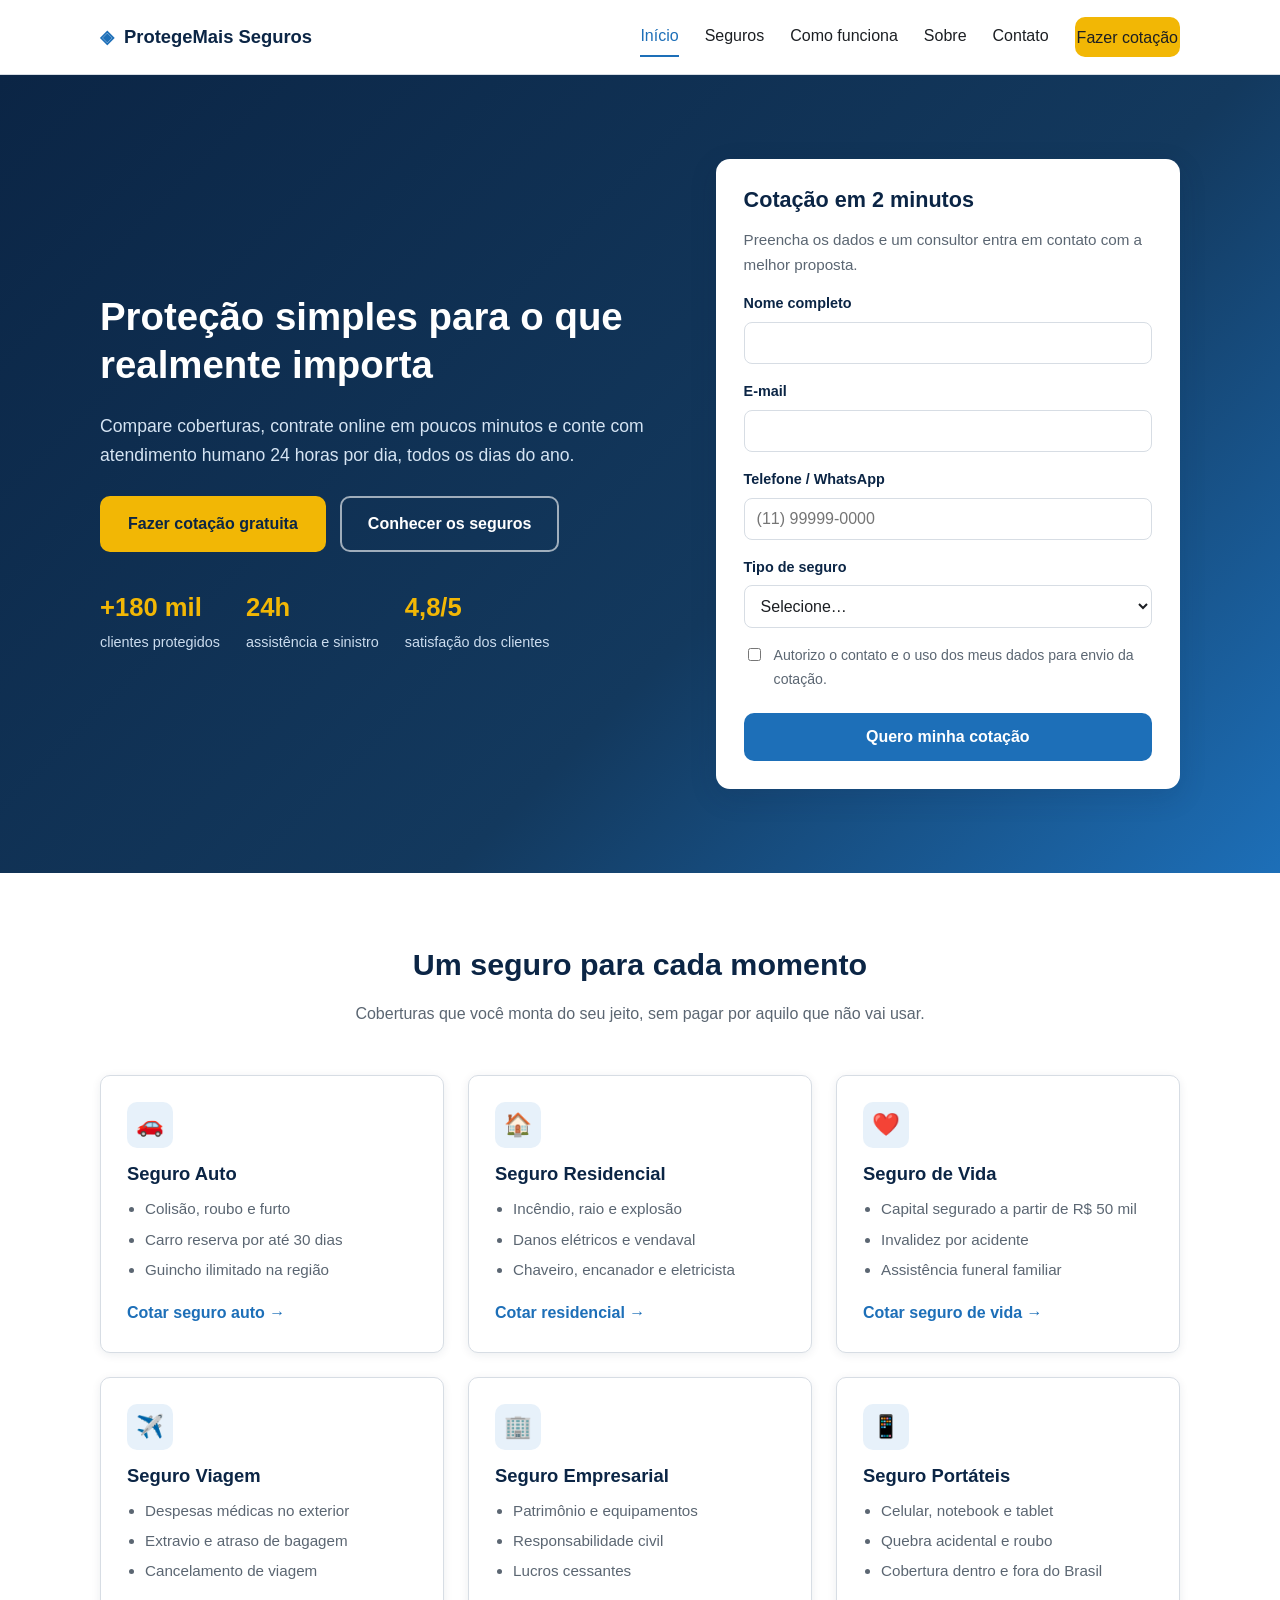
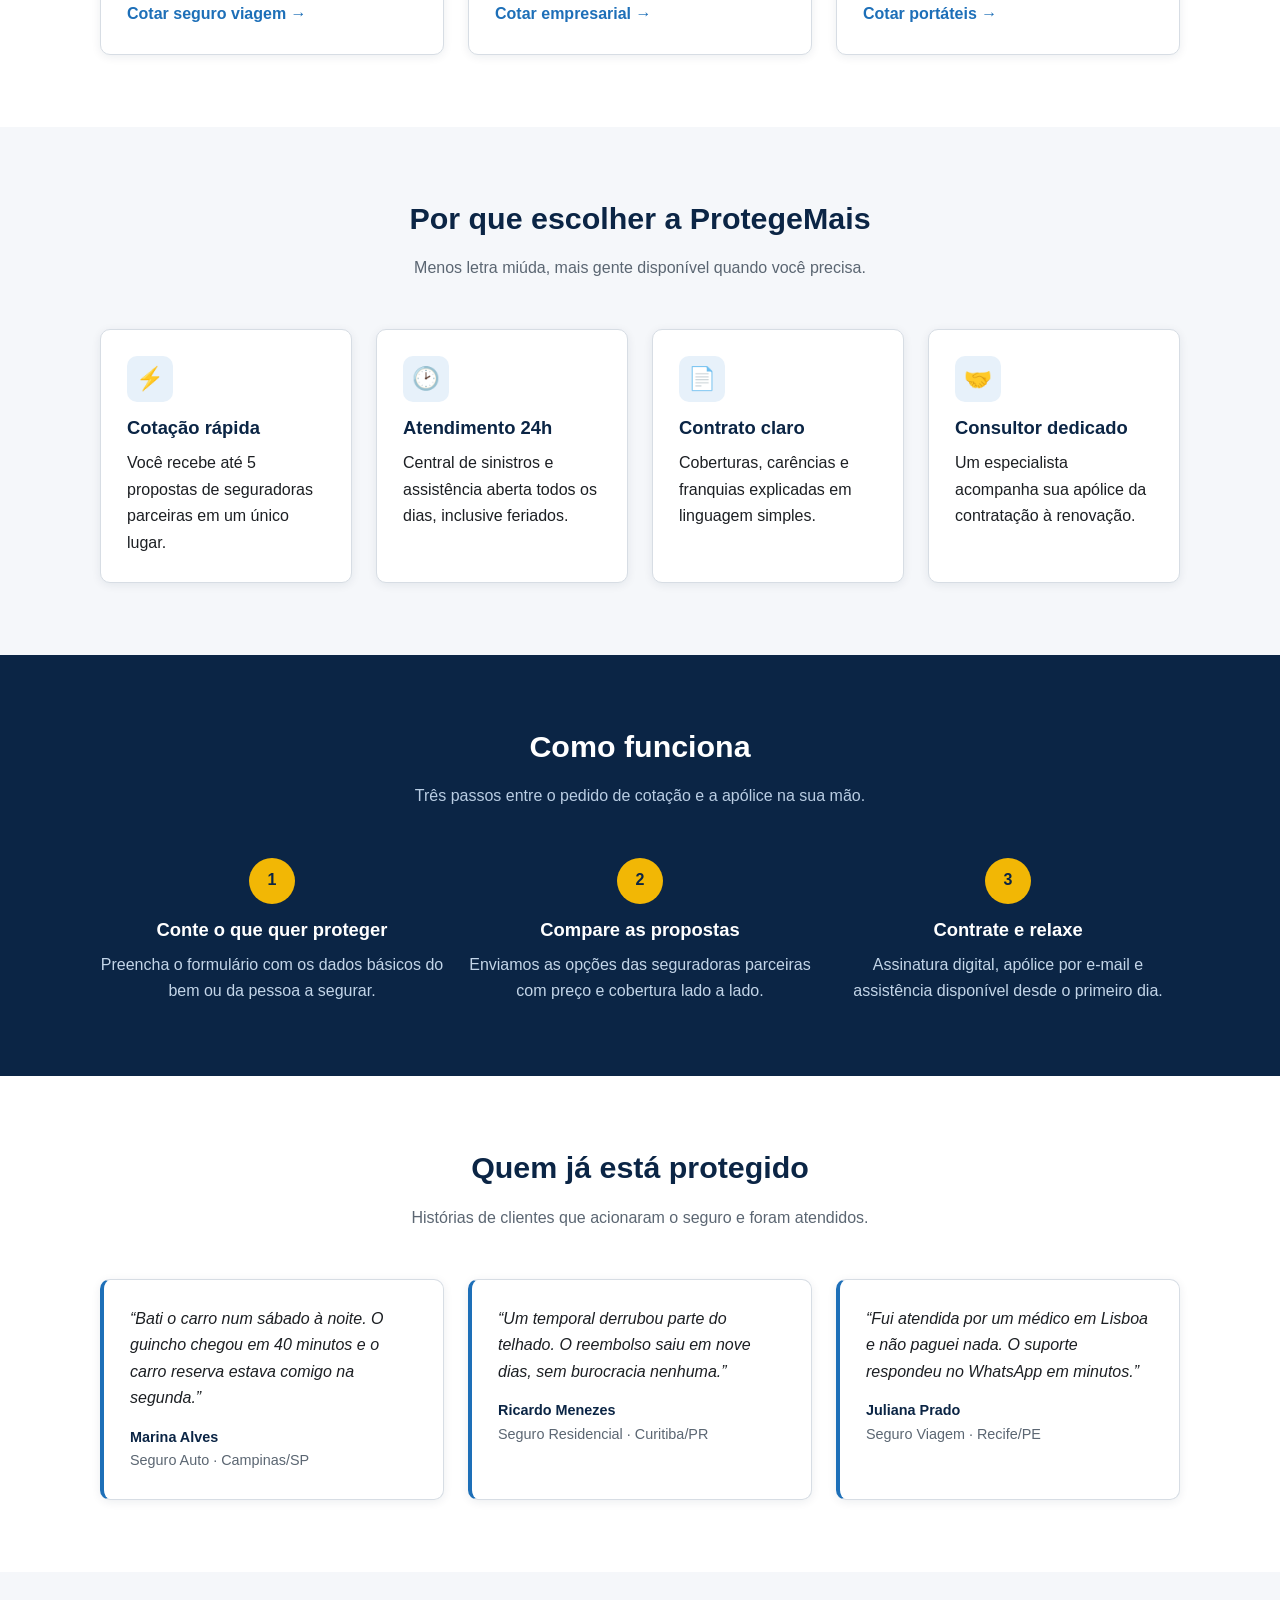
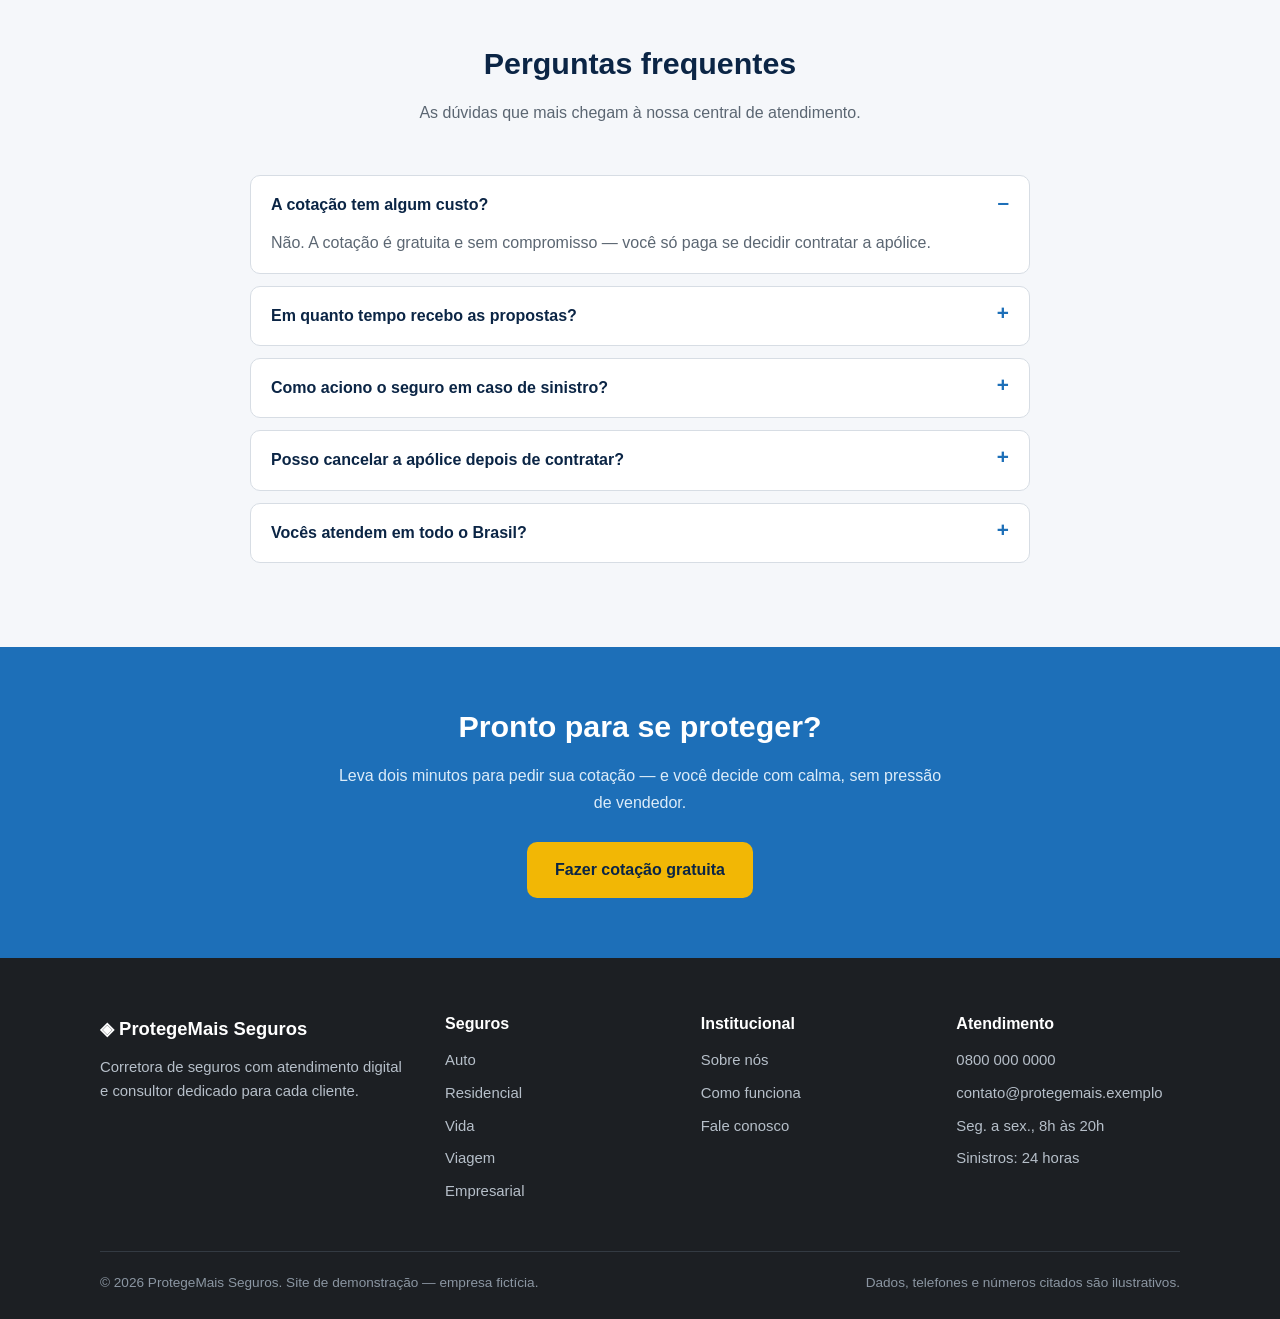
<file: index.html>
<!DOCTYPE html>
<html lang="pt-BR">
<head>
  <meta charset="UTF-8" />
  <meta name="viewport" content="width=device-width, initial-scale=1" />
  <title>ProtegeMais Seguros — Proteção simples para o que importa</title>
  <meta name="description" content="Seguros de auto, residencial, vida, viagem e empresarial com cotação online em poucos minutos e atendimento humano 24 horas." />
  <link rel="icon" href="favicon.svg" type="image/svg+xml" />
  <link rel="stylesheet" href="css/styles.css" />
</head>
<body>

  <header class="cabecalho">
    <div class="container cabecalho__interno">
      <a class="logo" href="index.html">
        <span class="logo__marca">◈</span> <span>Protege<strong>Mais</strong> Seguros</span>
      </a>

      <button class="menu-toggle" type="button" aria-expanded="false" aria-controls="menu-principal" aria-label="Abrir menu">☰</button>

      <nav class="menu" id="menu-principal">
        <a href="index.html" class="ativo">Início</a>
        <a href="index.html#seguros">Seguros</a>
        <a href="index.html#como-funciona">Como funciona</a>
        <a href="sobre.html">Sobre</a>
        <a href="contato.html">Contato</a>
        <a href="#cotacao" class="botao botao--primario">Fazer cotação</a>
      </nav>
    </div>
  </header>

  <main>

    <!-- Hero -->
    <section class="hero">
      <div class="container hero__grade">
        <div>
          <h1>Proteção simples para o que realmente importa</h1>
          <p class="hero__texto">
            Compare coberturas, contrate online em poucos minutos e conte com atendimento
            humano 24 horas por dia, todos os dias do ano.
          </p>
          <div class="hero__acoes">
            <a href="#cotacao" class="botao botao--primario">Fazer cotação gratuita</a>
            <a href="#seguros" class="botao botao--secundario">Conhecer os seguros</a>
          </div>
          <div class="hero__selos">
            <div class="hero__selo"><strong>+180 mil</strong><span>clientes protegidos</span></div>
            <div class="hero__selo"><strong>24h</strong><span>assistência e sinistro</span></div>
            <div class="hero__selo"><strong>4,8/5</strong><span>satisfação dos clientes</span></div>
          </div>
        </div>

        <!-- Cotação rápida -->
        <div class="card-cotacao" id="cotacao">
          <h2>Cotação em 2 minutos</h2>
          <p>Preencha os dados e um consultor entra em contato com a melhor proposta.</p>

          <div class="aviso aviso--ok" id="aviso-cotacao" role="status" aria-live="polite">
            Cotação enviada! Nossa equipe entra em contato em até 1 dia útil.
          </div>

          <form id="form-cotacao" novalidate>
            <div class="campo">
              <label for="cot-nome">Nome completo</label>
              <input type="text" id="cot-nome" name="nome" autocomplete="name" required />
              <span class="campo__erro">Informe seu nome completo.</span>
            </div>

            <div class="campo">
              <label for="cot-email">E-mail</label>
              <input type="email" id="cot-email" name="email" autocomplete="email" required />
              <span class="campo__erro">Informe um e-mail válido.</span>
            </div>

            <div class="campo">
              <label for="cot-telefone">Telefone / WhatsApp</label>
              <input type="tel" id="cot-telefone" name="telefone" inputmode="tel" autocomplete="tel" placeholder="(11) 99999-0000" required />
              <span class="campo__erro">Informe um telefone com DDD.</span>
            </div>

            <div class="campo">
              <label for="cot-tipo">Tipo de seguro</label>
              <select id="cot-tipo" name="tipo" required>
                <option value="">Selecione…</option>
                <option value="auto">Auto</option>
                <option value="residencial">Residencial</option>
                <option value="vida">Vida</option>
                <option value="viagem">Viagem</option>
                <option value="empresarial">Empresarial</option>
              </select>
              <span class="campo__erro">Escolha o tipo de seguro.</span>
            </div>

            <div class="campo campo--checkbox">
              <input type="checkbox" id="cot-aceite" name="aceite" required />
              <label for="cot-aceite">Autorizo o contato e o uso dos meus dados para envio da cotação.</label>
            </div>
            <span class="campo__erro" id="erro-aceite">É necessário aceitar para continuar.</span>

            <button type="submit" class="botao botao--solido botao--bloco">Quero minha cotação</button>
          </form>
        </div>
      </div>
    </section>

    <!-- Seguros -->
    <section class="secao" id="seguros">
      <div class="container">
        <div class="secao__titulo">
          <h2>Um seguro para cada momento</h2>
          <p>Coberturas que você monta do seu jeito, sem pagar por aquilo que não vai usar.</p>
        </div>

        <div class="grade grade--3">
          <article class="card">
            <div class="card__icone" aria-hidden="true">🚗</div>
            <h3>Seguro Auto</h3>
            <ul class="card__lista">
              <li>Colisão, roubo e furto</li>
              <li>Carro reserva por até 30 dias</li>
              <li>Guincho ilimitado na região</li>
            </ul>
            <a class="card__link" href="contato.html?seguro=auto">Cotar seguro auto →</a>
          </article>

          <article class="card">
            <div class="card__icone" aria-hidden="true">🏠</div>
            <h3>Seguro Residencial</h3>
            <ul class="card__lista">
              <li>Incêndio, raio e explosão</li>
              <li>Danos elétricos e vendaval</li>
              <li>Chaveiro, encanador e eletricista</li>
            </ul>
            <a class="card__link" href="contato.html?seguro=residencial">Cotar residencial →</a>
          </article>

          <article class="card">
            <div class="card__icone" aria-hidden="true">❤️</div>
            <h3>Seguro de Vida</h3>
            <ul class="card__lista">
              <li>Capital segurado a partir de R$ 50 mil</li>
              <li>Invalidez por acidente</li>
              <li>Assistência funeral familiar</li>
            </ul>
            <a class="card__link" href="contato.html?seguro=vida">Cotar seguro de vida →</a>
          </article>

          <article class="card">
            <div class="card__icone" aria-hidden="true">✈️</div>
            <h3>Seguro Viagem</h3>
            <ul class="card__lista">
              <li>Despesas médicas no exterior</li>
              <li>Extravio e atraso de bagagem</li>
              <li>Cancelamento de viagem</li>
            </ul>
            <a class="card__link" href="contato.html?seguro=viagem">Cotar seguro viagem →</a>
          </article>

          <article class="card">
            <div class="card__icone" aria-hidden="true">🏢</div>
            <h3>Seguro Empresarial</h3>
            <ul class="card__lista">
              <li>Patrimônio e equipamentos</li>
              <li>Responsabilidade civil</li>
              <li>Lucros cessantes</li>
            </ul>
            <a class="card__link" href="contato.html?seguro=empresarial">Cotar empresarial →</a>
          </article>

          <article class="card">
            <div class="card__icone" aria-hidden="true">📱</div>
            <h3>Seguro Portáteis</h3>
            <ul class="card__lista">
              <li>Celular, notebook e tablet</li>
              <li>Quebra acidental e roubo</li>
              <li>Cobertura dentro e fora do Brasil</li>
            </ul>
            <a class="card__link" href="contato.html?seguro=portateis">Cotar portáteis →</a>
          </article>
        </div>
      </div>
    </section>

    <!-- Diferenciais -->
    <section class="secao secao--clara">
      <div class="container">
        <div class="secao__titulo">
          <h2>Por que escolher a ProtegeMais</h2>
          <p>Menos letra miúda, mais gente disponível quando você precisa.</p>
        </div>

        <div class="grade grade--4">
          <div class="card">
            <div class="card__icone" aria-hidden="true">⚡</div>
            <h3>Cotação rápida</h3>
            <p>Você recebe até 5 propostas de seguradoras parceiras em um único lugar.</p>
          </div>
          <div class="card">
            <div class="card__icone" aria-hidden="true">🕑</div>
            <h3>Atendimento 24h</h3>
            <p>Central de sinistros e assistência aberta todos os dias, inclusive feriados.</p>
          </div>
          <div class="card">
            <div class="card__icone" aria-hidden="true">📄</div>
            <h3>Contrato claro</h3>
            <p>Coberturas, carências e franquias explicadas em linguagem simples.</p>
          </div>
          <div class="card">
            <div class="card__icone" aria-hidden="true">🤝</div>
            <h3>Consultor dedicado</h3>
            <p>Um especialista acompanha sua apólice da contratação à renovação.</p>
          </div>
        </div>
      </div>
    </section>

    <!-- Como funciona -->
    <section class="secao secao--azul" id="como-funciona">
      <div class="container">
        <div class="secao__titulo">
          <h2>Como funciona</h2>
          <p>Três passos entre o pedido de cotação e a apólice na sua mão.</p>
        </div>

        <div class="grade grade--3">
          <div class="passo">
            <div class="passo__numero">1</div>
            <h3>Conte o que quer proteger</h3>
            <p>Preencha o formulário com os dados básicos do bem ou da pessoa a segurar.</p>
          </div>
          <div class="passo">
            <div class="passo__numero">2</div>
            <h3>Compare as propostas</h3>
            <p>Enviamos as opções das seguradoras parceiras com preço e cobertura lado a lado.</p>
          </div>
          <div class="passo">
            <div class="passo__numero">3</div>
            <h3>Contrate e relaxe</h3>
            <p>Assinatura digital, apólice por e-mail e assistência disponível desde o primeiro dia.</p>
          </div>
        </div>
      </div>
    </section>

    <!-- Depoimentos -->
    <section class="secao">
      <div class="container">
        <div class="secao__titulo">
          <h2>Quem já está protegido</h2>
          <p>Histórias de clientes que acionaram o seguro e foram atendidos.</p>
        </div>

        <div class="grade grade--3">
          <article class="card depoimento">
            <blockquote>“Bati o carro num sábado à noite. O guincho chegou em 40 minutos e o carro reserva estava comigo na segunda.”</blockquote>
            <footer><strong>Marina Alves</strong>Seguro Auto · Campinas/SP</footer>
          </article>
          <article class="card depoimento">
            <blockquote>“Um temporal derrubou parte do telhado. O reembolso saiu em nove dias, sem burocracia nenhuma.”</blockquote>
            <footer><strong>Ricardo Menezes</strong>Seguro Residencial · Curitiba/PR</footer>
          </article>
          <article class="card depoimento">
            <blockquote>“Fui atendida por um médico em Lisboa e não paguei nada. O suporte respondeu no WhatsApp em minutos.”</blockquote>
            <footer><strong>Juliana Prado</strong>Seguro Viagem · Recife/PE</footer>
          </article>
        </div>
      </div>
    </section>

    <!-- FAQ -->
    <section class="secao secao--clara">
      <div class="container">
        <div class="secao__titulo">
          <h2>Perguntas frequentes</h2>
          <p>As dúvidas que mais chegam à nossa central de atendimento.</p>
        </div>

        <div class="faq">
          <details open>
            <summary>A cotação tem algum custo?</summary>
            <p>Não. A cotação é gratuita e sem compromisso — você só paga se decidir contratar a apólice.</p>
          </details>
          <details>
            <summary>Em quanto tempo recebo as propostas?</summary>
            <p>Para auto, residencial e viagem, o retorno costuma sair no mesmo dia útil. Seguros empresariais podem levar até 3 dias úteis por exigirem análise de risco.</p>
          </details>
          <details>
            <summary>Como aciono o seguro em caso de sinistro?</summary>
            <p>Pela central 0800 000 0000, disponível 24 horas, ou pelo WhatsApp. Você recebe o número do aviso de sinistro na hora e acompanha o andamento por e-mail.</p>
          </details>
          <details>
            <summary>Posso cancelar a apólice depois de contratar?</summary>
            <p>Pode. Nos primeiros 7 dias o cancelamento é integral. Depois desse prazo, a devolução é proporcional ao período não utilizado, conforme as regras da seguradora.</p>
          </details>
          <details>
            <summary>Vocês atendem em todo o Brasil?</summary>
            <p>Sim. Trabalhamos com seguradoras de abrangência nacional; algumas assistências, como guincho ilimitado, variam conforme a região.</p>
          </details>
        </div>
      </div>
    </section>

    <!-- Chamada final -->
    <section class="chamada">
      <div class="container">
        <h2>Pronto para se proteger?</h2>
        <p>Leva dois minutos para pedir sua cotação — e você decide com calma, sem pressão de vendedor.</p>
        <a href="#cotacao" class="botao botao--primario">Fazer cotação gratuita</a>
      </div>
    </section>

  </main>

  <footer class="rodape">
    <div class="container">
      <div class="rodape__grade">
        <div>
          <span class="rodape__logo">◈ ProtegeMais Seguros</span>
          <p>Corretora de seguros com atendimento digital e consultor dedicado para cada cliente.</p>
        </div>
        <div>
          <h3>Seguros</h3>
          <ul>
            <li><a href="index.html#seguros">Auto</a></li>
            <li><a href="index.html#seguros">Residencial</a></li>
            <li><a href="index.html#seguros">Vida</a></li>
            <li><a href="index.html#seguros">Viagem</a></li>
            <li><a href="index.html#seguros">Empresarial</a></li>
          </ul>
        </div>
        <div>
          <h3>Institucional</h3>
          <ul>
            <li><a href="sobre.html">Sobre nós</a></li>
            <li><a href="index.html#como-funciona">Como funciona</a></li>
            <li><a href="contato.html">Fale conosco</a></li>
          </ul>
        </div>
        <div>
          <h3>Atendimento</h3>
          <ul>
            <li>0800 000 0000</li>
            <li><a href="mailto:contato@protegemais.exemplo">contato@protegemais.exemplo</a></li>
            <li>Seg. a sex., 8h às 20h</li>
            <li>Sinistros: 24 horas</li>
          </ul>
        </div>
      </div>

      <div class="rodape__base">
        <span>© <span id="ano">2026</span> ProtegeMais Seguros. Site de demonstração — empresa fictícia.</span>
        <span>Dados, telefones e números citados são ilustrativos.</span>
      </div>
    </div>
  </footer>

  <script src="js/main.js"></script>
</body>
</html>
</file>
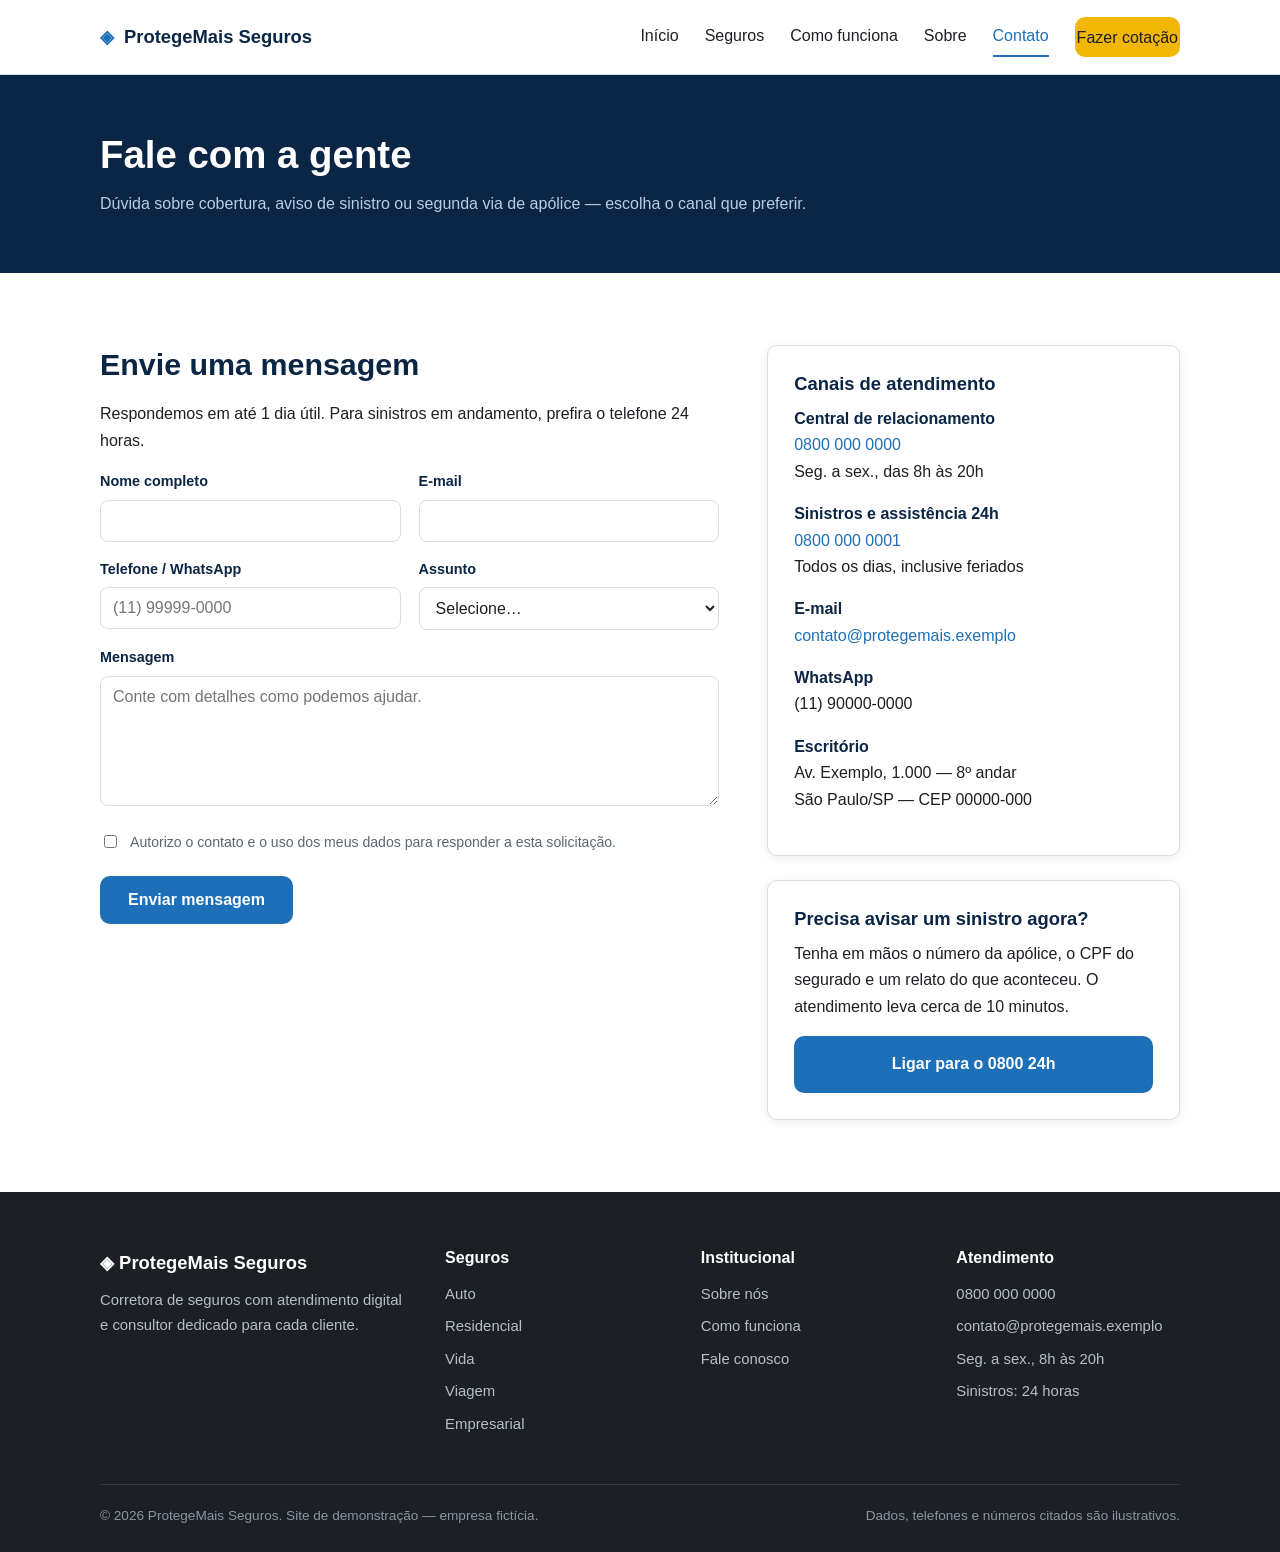
<file: contato.html>
<!DOCTYPE html>
<html lang="pt-BR">
<head>
  <meta charset="UTF-8" />
  <meta name="viewport" content="width=device-width, initial-scale=1" />
  <title>Contato — ProtegeMais Seguros</title>
  <meta name="description" content="Fale com a ProtegeMais Seguros: telefone, e-mail, WhatsApp, endereço e formulário de atendimento." />
  <link rel="icon" href="favicon.svg" type="image/svg+xml" />
  <link rel="stylesheet" href="css/styles.css" />
</head>
<body>

  <header class="cabecalho">
    <div class="container cabecalho__interno">
      <a class="logo" href="index.html">
        <span class="logo__marca">◈</span> <span>Protege<strong>Mais</strong> Seguros</span>
      </a>

      <button class="menu-toggle" type="button" aria-expanded="false" aria-controls="menu-principal" aria-label="Abrir menu">☰</button>

      <nav class="menu" id="menu-principal">
        <a href="index.html">Início</a>
        <a href="index.html#seguros">Seguros</a>
        <a href="index.html#como-funciona">Como funciona</a>
        <a href="sobre.html">Sobre</a>
        <a href="contato.html" class="ativo">Contato</a>
        <a href="index.html#cotacao" class="botao botao--primario">Fazer cotação</a>
      </nav>
    </div>
  </header>

  <main>

    <section class="pagina-topo">
      <div class="container">
        <h1>Fale com a gente</h1>
        <p>Dúvida sobre cobertura, aviso de sinistro ou segunda via de apólice — escolha o canal que preferir.</p>
      </div>
    </section>

    <section class="secao">
      <div class="container duas-colunas">

        <div>
          <h2>Envie uma mensagem</h2>
          <p>Respondemos em até 1 dia útil. Para sinistros em andamento, prefira o telefone 24 horas.</p>

          <div class="aviso aviso--ok" id="aviso-contato" role="status" aria-live="polite">
            Mensagem enviada com sucesso! Em breve entraremos em contato.
          </div>

          <form id="form-contato" novalidate>
            <div class="form-grade">
              <div class="campo">
                <label for="ct-nome">Nome completo</label>
                <input type="text" id="ct-nome" name="nome" autocomplete="name" required />
                <span class="campo__erro">Informe seu nome completo.</span>
              </div>

              <div class="campo">
                <label for="ct-email">E-mail</label>
                <input type="email" id="ct-email" name="email" autocomplete="email" required />
                <span class="campo__erro">Informe um e-mail válido.</span>
              </div>

              <div class="campo">
                <label for="ct-telefone">Telefone / WhatsApp</label>
                <input type="tel" id="ct-telefone" name="telefone" inputmode="tel" autocomplete="tel" placeholder="(11) 99999-0000" required />
                <span class="campo__erro">Informe um telefone com DDD.</span>
              </div>

              <div class="campo">
                <label for="ct-assunto">Assunto</label>
                <select id="ct-assunto" name="assunto" required>
                  <option value="">Selecione…</option>
                  <option value="cotacao">Quero uma cotação</option>
                  <option value="sinistro">Aviso de sinistro</option>
                  <option value="apolice">Dúvida sobre minha apólice</option>
                  <option value="renovacao">Renovação</option>
                  <option value="outro">Outro assunto</option>
                </select>
                <span class="campo__erro">Escolha um assunto.</span>
              </div>
            </div>

            <div class="campo">
              <label for="ct-mensagem">Mensagem</label>
              <textarea id="ct-mensagem" name="mensagem" required minlength="10" placeholder="Conte com detalhes como podemos ajudar."></textarea>
              <span class="campo__erro">Escreva sua mensagem (mínimo de 10 caracteres).</span>
            </div>

            <div class="campo campo--checkbox">
              <input type="checkbox" id="ct-aceite" name="aceite" required />
              <label for="ct-aceite">Autorizo o contato e o uso dos meus dados para responder a esta solicitação.</label>
            </div>
            <span class="campo__erro" id="erro-aceite-contato">É necessário aceitar para continuar.</span>

            <button type="submit" class="botao botao--solido">Enviar mensagem</button>
          </form>
        </div>

        <aside>
          <div class="card">
            <h3>Canais de atendimento</h3>
            <ul class="contato-info">
              <li>
                <strong>Central de relacionamento</strong>
                <a href="tel:08000000000">0800 000 0000</a><br />
                Seg. a sex., das 8h às 20h
              </li>
              <li>
                <strong>Sinistros e assistência 24h</strong>
                <a href="tel:08000000001">0800 000 0001</a><br />
                Todos os dias, inclusive feriados
              </li>
              <li>
                <strong>E-mail</strong>
                <a href="mailto:contato@protegemais.exemplo">contato@protegemais.exemplo</a>
              </li>
              <li>
                <strong>WhatsApp</strong>
                (11) 90000-0000
              </li>
              <li>
                <strong>Escritório</strong>
                Av. Exemplo, 1.000 — 8º andar<br />
                São Paulo/SP — CEP 00000-000
              </li>
            </ul>
          </div>

          <div class="card" style="margin-top:24px">
            <h3>Precisa avisar um sinistro agora?</h3>
            <p>Tenha em mãos o número da apólice, o CPF do segurado e um relato do que aconteceu. O atendimento leva cerca de 10 minutos.</p>
            <a class="botao botao--solido botao--bloco" href="tel:08000000001">Ligar para o 0800 24h</a>
          </div>
        </aside>

      </div>
    </section>

  </main>

  <footer class="rodape">
    <div class="container">
      <div class="rodape__grade">
        <div>
          <span class="rodape__logo">◈ ProtegeMais Seguros</span>
          <p>Corretora de seguros com atendimento digital e consultor dedicado para cada cliente.</p>
        </div>
        <div>
          <h3>Seguros</h3>
          <ul>
            <li><a href="index.html#seguros">Auto</a></li>
            <li><a href="index.html#seguros">Residencial</a></li>
            <li><a href="index.html#seguros">Vida</a></li>
            <li><a href="index.html#seguros">Viagem</a></li>
            <li><a href="index.html#seguros">Empresarial</a></li>
          </ul>
        </div>
        <div>
          <h3>Institucional</h3>
          <ul>
            <li><a href="sobre.html">Sobre nós</a></li>
            <li><a href="index.html#como-funciona">Como funciona</a></li>
            <li><a href="contato.html">Fale conosco</a></li>
          </ul>
        </div>
        <div>
          <h3>Atendimento</h3>
          <ul>
            <li>0800 000 0000</li>
            <li><a href="mailto:contato@protegemais.exemplo">contato@protegemais.exemplo</a></li>
            <li>Seg. a sex., 8h às 20h</li>
            <li>Sinistros: 24 horas</li>
          </ul>
        </div>
      </div>

      <div class="rodape__base">
        <span>© <span id="ano">2026</span> ProtegeMais Seguros. Site de demonstração — empresa fictícia.</span>
        <span>Dados, telefones e números citados são ilustrativos.</span>
      </div>
    </div>
  </footer>

  <script src="js/main.js"></script>
</body>
</html>
</file>
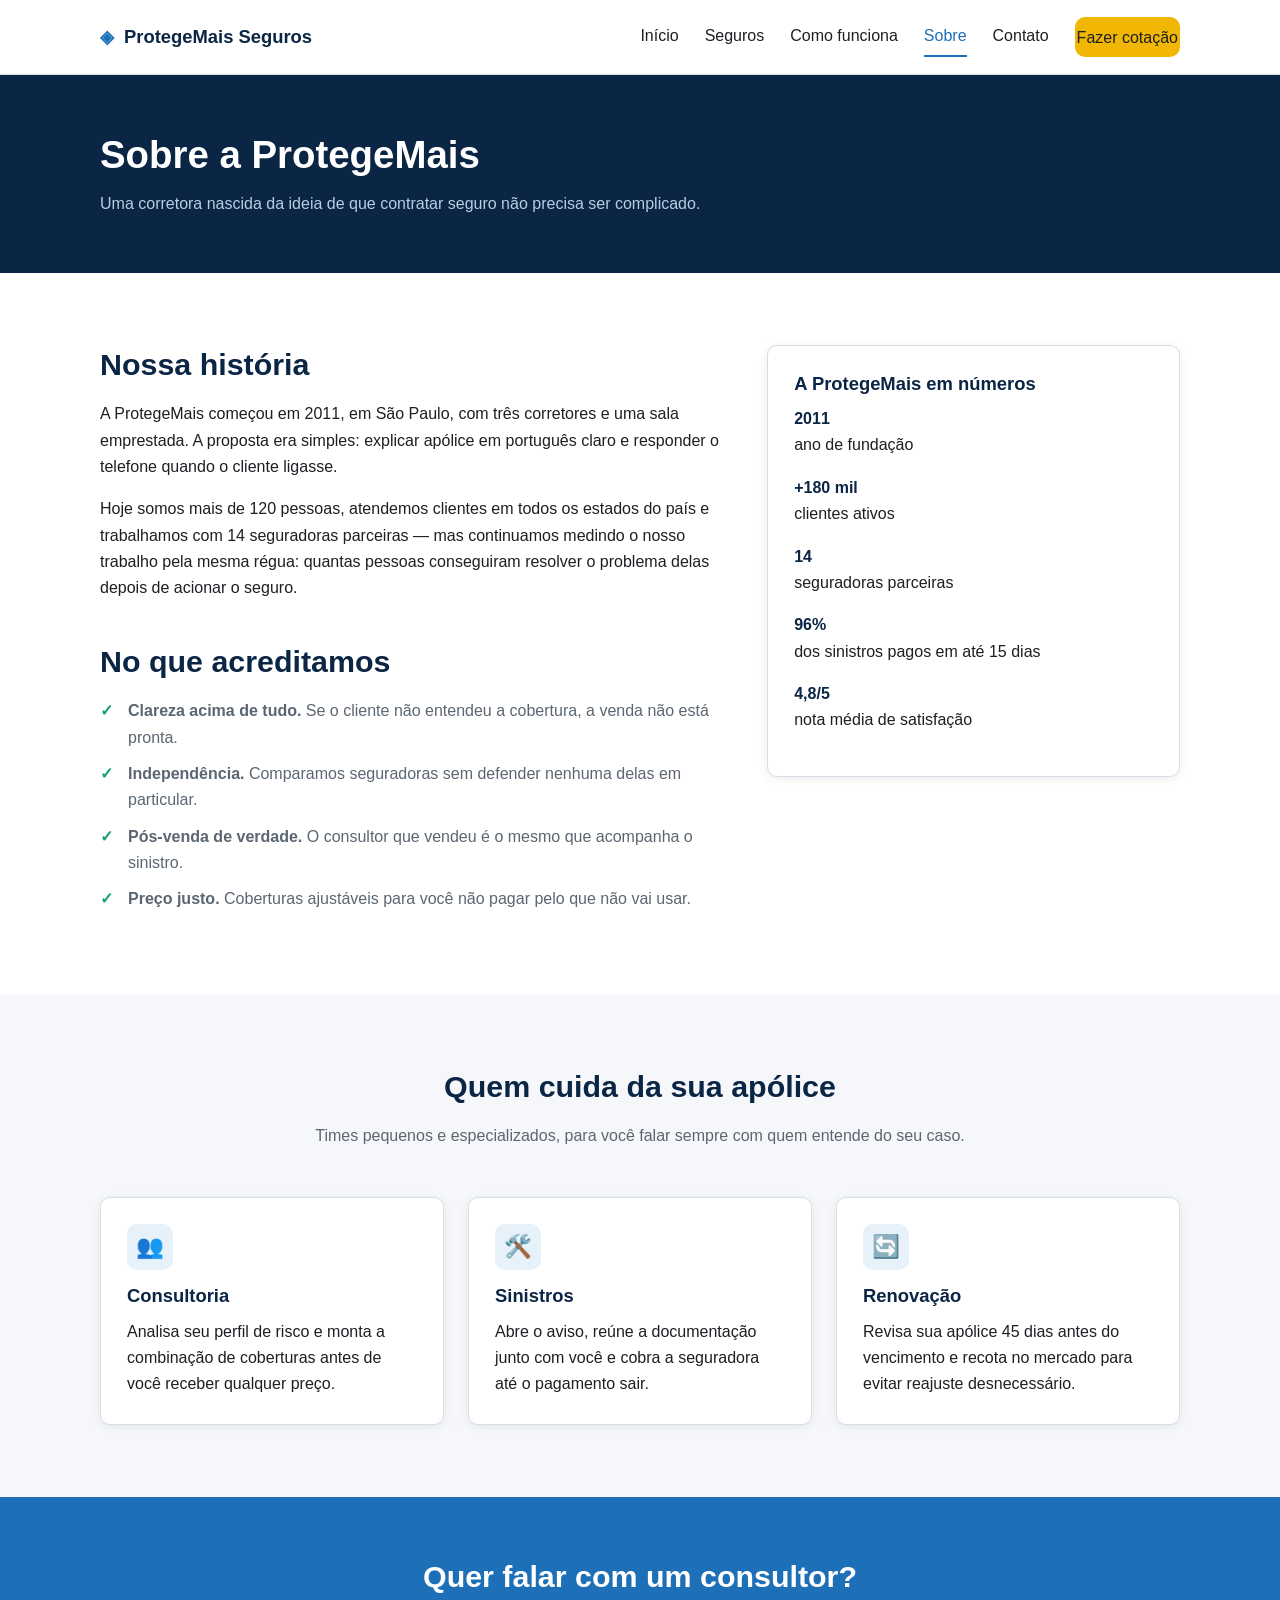
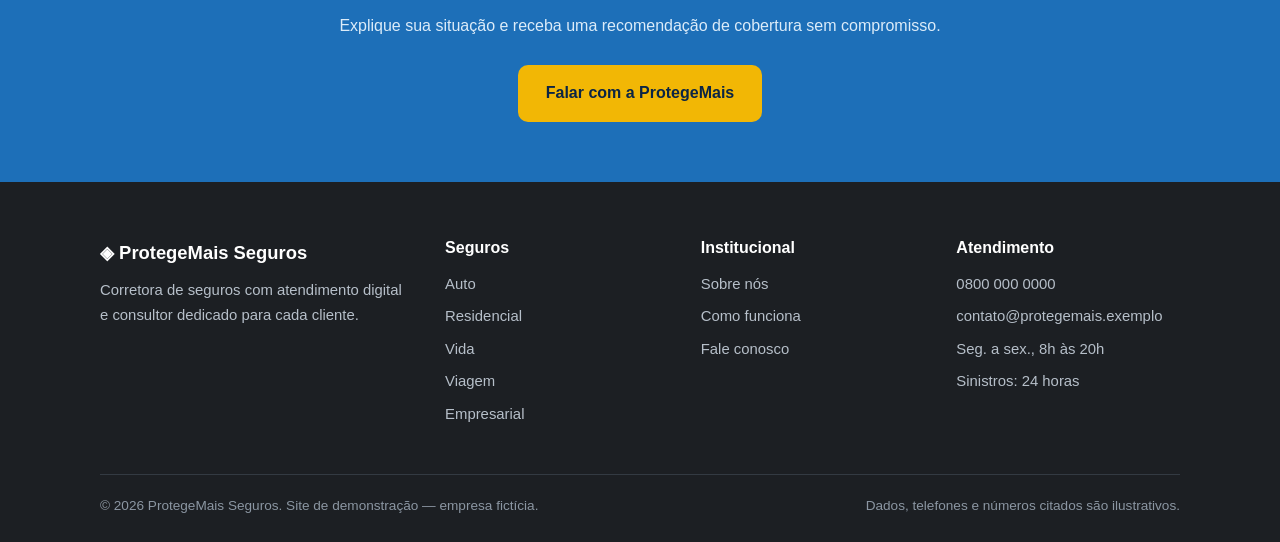
<file: sobre.html>
<!DOCTYPE html>
<html lang="pt-BR">
<head>
  <meta charset="UTF-8" />
  <meta name="viewport" content="width=device-width, initial-scale=1" />
  <title>Sobre nós — ProtegeMais Seguros</title>
  <meta name="description" content="Conheça a ProtegeMais Seguros: história, valores, números e a equipe que cuida das apólices dos nossos clientes." />
  <link rel="icon" href="favicon.svg" type="image/svg+xml" />
  <link rel="stylesheet" href="css/styles.css" />
</head>
<body>

  <header class="cabecalho">
    <div class="container cabecalho__interno">
      <a class="logo" href="index.html">
        <span class="logo__marca">◈</span> <span>Protege<strong>Mais</strong> Seguros</span>
      </a>

      <button class="menu-toggle" type="button" aria-expanded="false" aria-controls="menu-principal" aria-label="Abrir menu">☰</button>

      <nav class="menu" id="menu-principal">
        <a href="index.html">Início</a>
        <a href="index.html#seguros">Seguros</a>
        <a href="index.html#como-funciona">Como funciona</a>
        <a href="sobre.html" class="ativo">Sobre</a>
        <a href="contato.html">Contato</a>
        <a href="index.html#cotacao" class="botao botao--primario">Fazer cotação</a>
      </nav>
    </div>
  </header>

  <main>

    <section class="pagina-topo">
      <div class="container">
        <h1>Sobre a ProtegeMais</h1>
        <p>Uma corretora nascida da ideia de que contratar seguro não precisa ser complicado.</p>
      </div>
    </section>

    <section class="secao">
      <div class="container duas-colunas">
        <div>
          <h2>Nossa história</h2>
          <p>
            A ProtegeMais começou em 2011, em São Paulo, com três corretores e uma sala emprestada.
            A proposta era simples: explicar apólice em português claro e responder o telefone quando
            o cliente ligasse.
          </p>
          <p>
            Hoje somos mais de 120 pessoas, atendemos clientes em todos os estados do país e trabalhamos
            com 14 seguradoras parceiras — mas continuamos medindo o nosso trabalho pela mesma régua:
            quantas pessoas conseguiram resolver o problema delas depois de acionar o seguro.
          </p>

          <h2 style="margin-top:40px">No que acreditamos</h2>
          <ul class="lista-checks">
            <li><strong>Clareza acima de tudo.</strong> Se o cliente não entendeu a cobertura, a venda não está pronta.</li>
            <li><strong>Independência.</strong> Comparamos seguradoras sem defender nenhuma delas em particular.</li>
            <li><strong>Pós-venda de verdade.</strong> O consultor que vendeu é o mesmo que acompanha o sinistro.</li>
            <li><strong>Preço justo.</strong> Coberturas ajustáveis para você não pagar pelo que não vai usar.</li>
          </ul>
        </div>

        <aside>
          <div class="card">
            <h3>A ProtegeMais em números</h3>
            <ul class="contato-info">
              <li><strong>2011</strong>ano de fundação</li>
              <li><strong>+180 mil</strong>clientes ativos</li>
              <li><strong>14</strong>seguradoras parceiras</li>
              <li><strong>96%</strong>dos sinistros pagos em até 15 dias</li>
              <li><strong>4,8/5</strong>nota média de satisfação</li>
            </ul>
          </div>
        </aside>
      </div>
    </section>

    <section class="secao secao--clara">
      <div class="container">
        <div class="secao__titulo">
          <h2>Quem cuida da sua apólice</h2>
          <p>Times pequenos e especializados, para você falar sempre com quem entende do seu caso.</p>
        </div>

        <div class="grade grade--3">
          <div class="card">
            <div class="card__icone" aria-hidden="true">👥</div>
            <h3>Consultoria</h3>
            <p>Analisa seu perfil de risco e monta a combinação de coberturas antes de você receber qualquer preço.</p>
          </div>
          <div class="card">
            <div class="card__icone" aria-hidden="true">🛠️</div>
            <h3>Sinistros</h3>
            <p>Abre o aviso, reúne a documentação junto com você e cobra a seguradora até o pagamento sair.</p>
          </div>
          <div class="card">
            <div class="card__icone" aria-hidden="true">🔄</div>
            <h3>Renovação</h3>
            <p>Revisa sua apólice 45 dias antes do vencimento e recota no mercado para evitar reajuste desnecessário.</p>
          </div>
        </div>
      </div>
    </section>

    <section class="chamada">
      <div class="container">
        <h2>Quer falar com um consultor?</h2>
        <p>Explique sua situação e receba uma recomendação de cobertura sem compromisso.</p>
        <a href="contato.html" class="botao botao--primario">Falar com a ProtegeMais</a>
      </div>
    </section>

  </main>

  <footer class="rodape">
    <div class="container">
      <div class="rodape__grade">
        <div>
          <span class="rodape__logo">◈ ProtegeMais Seguros</span>
          <p>Corretora de seguros com atendimento digital e consultor dedicado para cada cliente.</p>
        </div>
        <div>
          <h3>Seguros</h3>
          <ul>
            <li><a href="index.html#seguros">Auto</a></li>
            <li><a href="index.html#seguros">Residencial</a></li>
            <li><a href="index.html#seguros">Vida</a></li>
            <li><a href="index.html#seguros">Viagem</a></li>
            <li><a href="index.html#seguros">Empresarial</a></li>
          </ul>
        </div>
        <div>
          <h3>Institucional</h3>
          <ul>
            <li><a href="sobre.html">Sobre nós</a></li>
            <li><a href="index.html#como-funciona">Como funciona</a></li>
            <li><a href="contato.html">Fale conosco</a></li>
          </ul>
        </div>
        <div>
          <h3>Atendimento</h3>
          <ul>
            <li>0800 000 0000</li>
            <li><a href="mailto:contato@protegemais.exemplo">contato@protegemais.exemplo</a></li>
            <li>Seg. a sex., 8h às 20h</li>
            <li>Sinistros: 24 horas</li>
          </ul>
        </div>
      </div>

      <div class="rodape__base">
        <span>© <span id="ano">2026</span> ProtegeMais Seguros. Site de demonstração — empresa fictícia.</span>
        <span>Dados, telefones e números citados são ilustrativos.</span>
      </div>
    </div>
  </footer>

  <script src="js/main.js"></script>
</body>
</html>
</file>
<file: css/styles.css>
/* ==========================================================================
   ProtegeMais Seguros — folha de estilo principal
   ========================================================================== */

:root {
  --azul-900: #0b2545;
  --azul-700: #13395e;
  --azul-500: #1d6fb8;
  --azul-100: #e7f1fa;
  --verde: #16a06a;
  --amarelo: #f2b705;
  --cinza-900: #1c1f23;
  --cinza-600: #5b6672;
  --cinza-300: #d7dde4;
  --cinza-100: #f5f7fa;
  --branco: #ffffff;

  --fonte: "Segoe UI", Roboto, "Helvetica Neue", Arial, sans-serif;
  --raio: 10px;
  --sombra: 0 2px 10px rgba(11, 37, 69, 0.08);
  --sombra-alta: 0 8px 28px rgba(11, 37, 69, 0.14);
  --largura: 1120px;
}

* { box-sizing: border-box; }

html { scroll-behavior: smooth; }

body {
  margin: 0;
  font-family: var(--fonte);
  font-size: 16px;
  line-height: 1.65;
  color: var(--cinza-900);
  background: var(--branco);
}

img { max-width: 100%; display: block; }

a { color: var(--azul-500); }

h1, h2, h3 { line-height: 1.25; color: var(--azul-900); margin: 0 0 .6em; }
h1 { font-size: 2.4rem; }
h2 { font-size: 1.9rem; }
h3 { font-size: 1.15rem; }

p { margin: 0 0 1em; }

.container {
  width: 100%;
  max-width: var(--largura);
  margin: 0 auto;
  padding: 0 20px;
}

.secao { padding: 72px 0; }
.secao--clara { background: var(--cinza-100); }
.secao--azul { background: var(--azul-900); color: var(--azul-100); }
.secao--azul h2, .secao--azul h3 { color: var(--branco); }

.secao__titulo { text-align: center; max-width: 680px; margin: 0 auto 48px; }
.secao__titulo p { color: var(--cinza-600); margin: 0; }
.secao--azul .secao__titulo p { color: #b9cde3; }

/* ----- Botões ----- */
.botao {
  display: inline-block;
  padding: 13px 26px;
  border-radius: var(--raio);
  border: 2px solid transparent;
  font-size: 1rem;
  font-weight: 600;
  text-decoration: none;
  cursor: pointer;
  transition: background .2s, color .2s, border-color .2s, transform .1s;
}
.botao:active { transform: translateY(1px); }
.botao--primario { background: var(--amarelo); color: var(--azul-900); }
.botao--primario:hover { background: #d9a404; }
.botao--secundario { background: transparent; color: var(--branco); border-color: rgba(255,255,255,.6); }
.botao--secundario:hover { background: rgba(255,255,255,.12); }
.botao--solido { background: var(--azul-500); color: var(--branco); }
.botao--solido:hover { background: var(--azul-700); }
.botao--bloco { width: 100%; text-align: center; }

/* ----- Cabeçalho ----- */
.cabecalho {
  position: sticky;
  top: 0;
  z-index: 50;
  background: var(--branco);
  border-bottom: 1px solid var(--cinza-300);
}
.cabecalho__interno {
  display: flex;
  align-items: center;
  justify-content: space-between;
  gap: 16px;
  min-height: 74px;
}
.logo {
  display: flex;
  align-items: center;
  gap: 10px;
  font-weight: 700;
  font-size: 1.15rem;
  color: var(--azul-900);
  text-decoration: none;
}
.logo__marca { color: var(--azul-500); }

.menu { display: flex; align-items: center; gap: 26px; }
.menu a {
  color: var(--cinza-900);
  text-decoration: none;
  font-weight: 500;
  padding: 6px 0;
  border-bottom: 2px solid transparent;
}
.menu a:hover, .menu a.ativo { color: var(--azul-500); border-bottom-color: var(--azul-500); }
.menu .botao { border-bottom: none; }
.menu .botao:hover { border-bottom: none; color: var(--azul-900); }

.menu-toggle {
  display: none;
  background: none;
  border: 1px solid var(--cinza-300);
  border-radius: 8px;
  padding: 8px 12px;
  font-size: 1.2rem;
  line-height: 1;
  cursor: pointer;
}

/* ----- Hero ----- */
.hero {
  background: linear-gradient(135deg, var(--azul-900) 0%, var(--azul-700) 60%, var(--azul-500) 100%);
  color: var(--branco);
  padding: 84px 0;
}
.hero__grade {
  display: grid;
  grid-template-columns: 1.1fr .9fr;
  gap: 48px;
  align-items: center;
}
.hero h1 { color: var(--branco); }
.hero p.hero__texto { font-size: 1.1rem; color: #d5e4f3; max-width: 34em; }
.hero__acoes { display: flex; flex-wrap: wrap; gap: 14px; margin-top: 26px; }
.hero__selos { display: flex; flex-wrap: wrap; gap: 26px; margin-top: 34px; }
.hero__selo strong { display: block; font-size: 1.6rem; color: var(--amarelo); }
.hero__selo span { font-size: .9rem; color: #cbdcee; }

/* ----- Card de cotação rápida ----- */
.card-cotacao {
  background: var(--branco);
  color: var(--cinza-900);
  border-radius: 14px;
  padding: 28px;
  box-shadow: var(--sombra-alta);
}
.card-cotacao h2 { font-size: 1.35rem; }
.card-cotacao p { color: var(--cinza-600); font-size: .95rem; }

/* ----- Formulários ----- */
.campo { margin-bottom: 16px; }
.campo label {
  display: block;
  font-size: .9rem;
  font-weight: 600;
  margin-bottom: 6px;
  color: var(--azul-900);
}
.campo input,
.campo select,
.campo textarea {
  width: 100%;
  padding: 11px 12px;
  border: 1px solid var(--cinza-300);
  border-radius: 8px;
  font-family: inherit;
  font-size: 1rem;
  background: var(--branco);
  color: var(--cinza-900);
}
.campo input:focus,
.campo select:focus,
.campo textarea:focus {
  outline: 2px solid var(--azul-500);
  outline-offset: 1px;
  border-color: var(--azul-500);
}
.campo textarea { min-height: 130px; resize: vertical; }
.campo--erro input,
.campo--erro select,
.campo--erro textarea { border-color: #d64545; }
.campo__erro { display: none; color: #d64545; font-size: .85rem; margin-top: 4px; }
.campo--erro .campo__erro,
.campo__erro.visivel { display: block; }
.campo--checkbox { display: flex; gap: 10px; align-items: flex-start; }
.campo--checkbox input { width: auto; margin-top: 4px; }
.campo--checkbox label { font-weight: 400; font-size: .88rem; color: var(--cinza-600); }

.form-grade { display: grid; grid-template-columns: 1fr 1fr; gap: 0 18px; }

.aviso {
  display: none;
  padding: 14px 16px;
  border-radius: 8px;
  margin-bottom: 18px;
  font-size: .95rem;
}
.aviso--ok { background: #e6f6ef; border: 1px solid var(--verde); color: #0d6b47; }
.aviso.visivel { display: block; }

/* ----- Grades e cards ----- */
.grade { display: grid; gap: 24px; }
.grade--3 { grid-template-columns: repeat(3, 1fr); }
.grade--4 { grid-template-columns: repeat(4, 1fr); }
.grade--2 { grid-template-columns: repeat(2, 1fr); }

.card {
  background: var(--branco);
  border: 1px solid var(--cinza-300);
  border-radius: var(--raio);
  padding: 26px;
  box-shadow: var(--sombra);
  transition: transform .15s, box-shadow .15s;
}
.card:hover { transform: translateY(-3px); box-shadow: var(--sombra-alta); }
.card p:last-child { margin-bottom: 0; }
.card__icone {
  width: 46px; height: 46px;
  display: grid; place-items: center;
  border-radius: 10px;
  background: var(--azul-100);
  font-size: 1.4rem;
  margin-bottom: 14px;
}
.card__lista { margin: 0 0 18px; padding-left: 18px; color: var(--cinza-600); font-size: .95rem; }
.card__lista li { margin-bottom: 5px; }
.card__link { font-weight: 600; text-decoration: none; }
.card__link:hover { text-decoration: underline; }

/* ----- Passos ----- */
.passo { text-align: center; }
.passo__numero {
  width: 46px; height: 46px;
  margin: 0 auto 14px;
  display: grid; place-items: center;
  border-radius: 50%;
  background: var(--amarelo);
  color: var(--azul-900);
  font-weight: 700;
}
.passo p { color: #c3d5e8; margin: 0; }

/* ----- Depoimentos ----- */
.depoimento { background: var(--branco); border-left: 4px solid var(--azul-500); }
.depoimento blockquote { margin: 0 0 14px; font-style: italic; color: var(--cinza-900); }
.depoimento footer { font-size: .9rem; color: var(--cinza-600); }
.depoimento footer strong { display: block; color: var(--azul-900); font-style: normal; }

/* ----- FAQ ----- */
.faq { max-width: 780px; margin: 0 auto; }
.faq details {
  background: var(--branco);
  border: 1px solid var(--cinza-300);
  border-radius: var(--raio);
  padding: 16px 20px;
  margin-bottom: 12px;
}
.faq summary {
  cursor: pointer;
  font-weight: 600;
  color: var(--azul-900);
  list-style: none;
}
.faq summary::-webkit-details-marker { display: none; }
.faq summary::after { content: "+"; float: right; color: var(--azul-500); font-size: 1.3rem; line-height: 1; }
.faq details[open] summary::after { content: "–"; }
.faq details p { margin: 12px 0 0; color: var(--cinza-600); }

/* ----- Chamada final ----- */
.chamada {
  background: var(--azul-500);
  color: var(--branco);
  text-align: center;
  padding: 60px 0;
}
.chamada h2 { color: var(--branco); }
.chamada p { color: #dcecf9; max-width: 620px; margin: 0 auto 26px; }

/* ----- Página interna: cabeçalho ----- */
.pagina-topo {
  background: var(--azul-900);
  color: var(--branco);
  padding: 56px 0;
}
.pagina-topo h1 { color: var(--branco); margin-bottom: .3em; }
.pagina-topo p { color: #b9cde3; margin: 0; max-width: 46em; }

/* ----- Conteúdo em duas colunas ----- */
.duas-colunas { display: grid; grid-template-columns: 1.2fr .8fr; gap: 48px; align-items: start; }
.lista-checks { list-style: none; padding: 0; margin: 0; }
.lista-checks li { padding-left: 28px; position: relative; margin-bottom: 10px; color: var(--cinza-600); }
.lista-checks li::before {
  content: "✓";
  position: absolute; left: 0; top: 0;
  color: var(--verde); font-weight: 700;
}

.contato-info { list-style: none; padding: 0; margin: 0; }
.contato-info li { margin-bottom: 16px; }
.contato-info strong { display: block; color: var(--azul-900); }
.contato-info a { text-decoration: none; }
.contato-info a:hover { text-decoration: underline; }

/* ----- Rodapé ----- */
.rodape { background: var(--cinza-900); color: #b6bfc9; padding: 56px 0 24px; font-size: .93rem; }
.rodape__grade { display: grid; grid-template-columns: 1.4fr 1fr 1fr 1fr; gap: 32px; }
.rodape h3 { color: var(--branco); font-size: 1rem; margin-bottom: 14px; }
.rodape ul { list-style: none; padding: 0; margin: 0; }
.rodape li { margin-bottom: 8px; }
.rodape a { color: #b6bfc9; text-decoration: none; }
.rodape a:hover { color: var(--branco); text-decoration: underline; }
.rodape__logo { color: var(--branco); font-weight: 700; font-size: 1.15rem; margin-bottom: 10px; display: block; }
.rodape__base {
  margin-top: 40px;
  padding-top: 20px;
  border-top: 1px solid #333a42;
  display: flex;
  justify-content: space-between;
  flex-wrap: wrap;
  gap: 10px;
  font-size: .85rem;
  color: #8b96a2;
}

/* ----- Responsivo ----- */
@media (max-width: 900px) {
  h1 { font-size: 2rem; }
  h2 { font-size: 1.6rem; }
  .hero__grade,
  .duas-colunas { grid-template-columns: 1fr; }
  .grade--3, .grade--4 { grid-template-columns: repeat(2, 1fr); }
  .rodape__grade { grid-template-columns: 1fr 1fr; }

  .menu-toggle { display: block; }
  .menu {
    display: none;
    position: absolute;
    top: 74px; left: 0; right: 0;
    flex-direction: column;
    align-items: stretch;
    gap: 0;
    background: var(--branco);
    border-bottom: 1px solid var(--cinza-300);
    padding: 10px 20px 20px;
    box-shadow: var(--sombra);
  }
  .menu.aberto { display: flex; }
  .menu a { padding: 12px 0; border-bottom: 1px solid var(--cinza-100); }
  .menu .botao { margin-top: 12px; text-align: center; }
}

@media (max-width: 560px) {
  .secao { padding: 52px 0; }
  .grade--3, .grade--4, .grade--2, .form-grade { grid-template-columns: 1fr; }
  .rodape__grade { grid-template-columns: 1fr; }
  .hero { padding: 56px 0; }
  .hero__selos { gap: 18px; }
  .botao { width: 100%; text-align: center; }
  .hero__acoes { flex-direction: column; }
}
</file>
